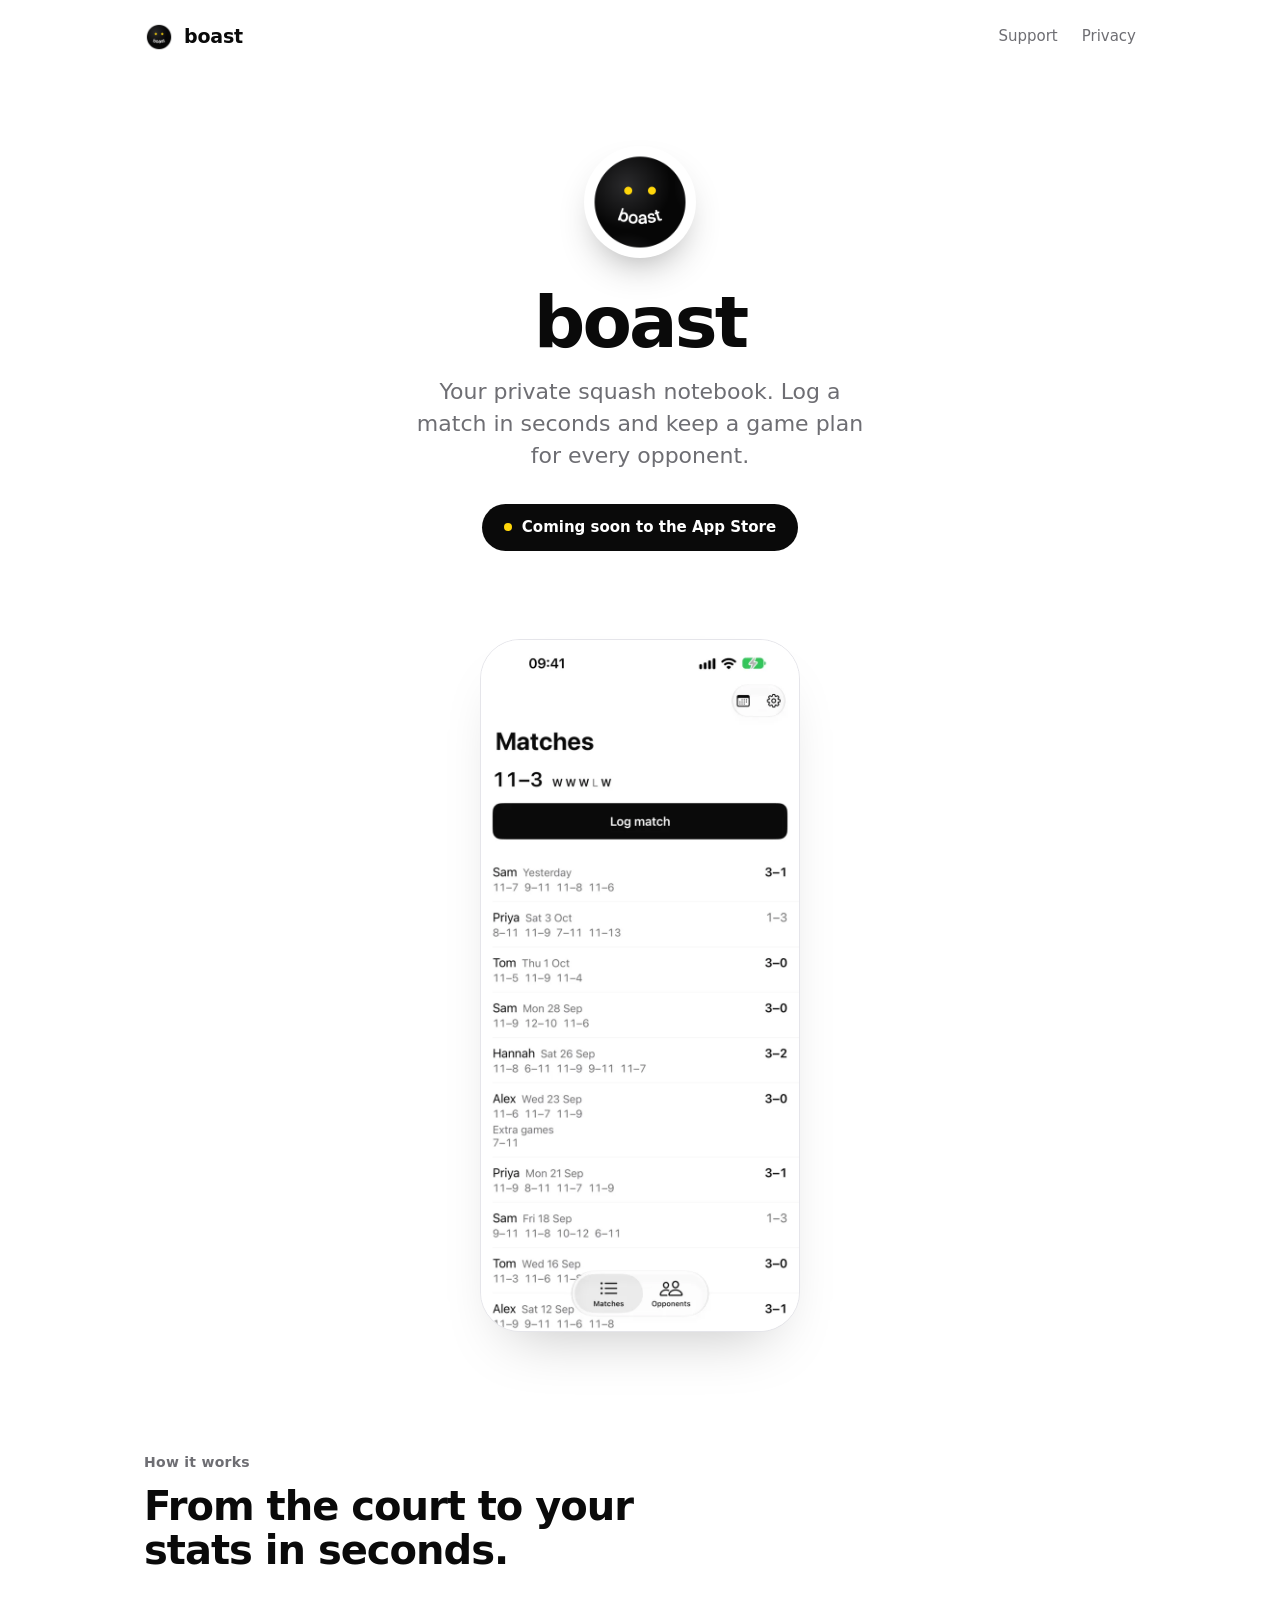
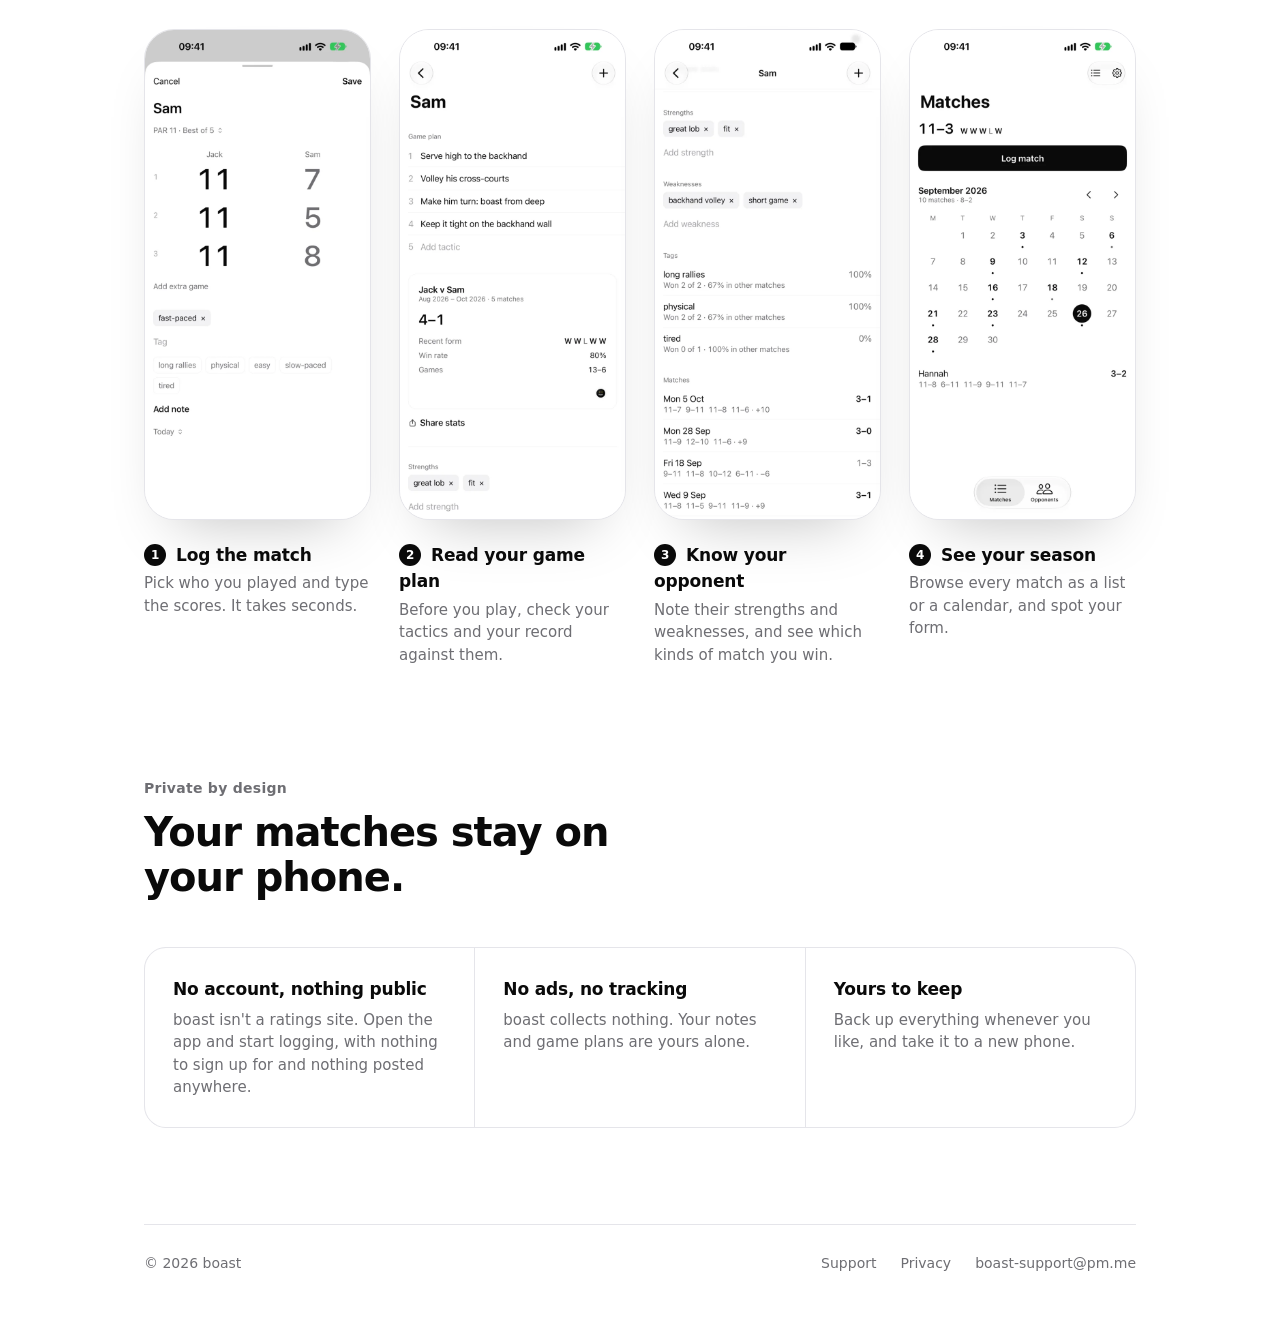
<file: index.html>
<!doctype html>
<html lang="en">
<head>
<meta charset="utf-8">
<meta name="viewport" content="width=device-width, initial-scale=1">
<title>boast · your private squash notebook</title>
<meta name="description" content="Your private squash notebook. Log matches in seconds and keep a game plan for every opponent. No account, no ads, and your data stays on your phone.">
<meta property="og:title" content="boast · your private squash notebook">
<meta property="og:description" content="Your private squash notebook. Log matches in seconds and keep a game plan for every opponent.">
<meta property="og:image" content="https://jack-coutts.github.io/boast-site/apple-touch-icon.png">
<meta name="theme-color" content="#ffffff" media="(prefers-color-scheme: light)">
<meta name="theme-color" content="#000000" media="(prefers-color-scheme: dark)">
<link rel="icon" href="favicon.png">
<link rel="apple-touch-icon" href="apple-touch-icon.png">
<link rel="stylesheet" href="style.css">
</head>
<body>
<div class="wrap">
  <header class="top">
    <a class="brand" href="./"><img src="icon.png" alt="">boast</a>
    <nav class="nav"><a href="support.html">Support</a><a href="privacy.html">Privacy</a></nav>
  </header>

  <main>
    <section class="hero">
      <img class="icon" src="icon.png" alt="The boast icon: a squash ball with two yellow dots for eyes and a smile that reads boast">
      <h1>boast</h1>
      <p class="lede">Your private squash notebook. Log a match in seconds and keep a game plan for every opponent.</p>
      <span class="badge"><span class="dot"></span>Coming soon to the App Store</span>
    </section>

    <div class="phones">
      <img class="phone" src="img/1-matches.webp" alt="The Matches screen: an 11–3 record, recent form, and a list of matches" width="660" height="1434">
    </div>

    <section class="section" id="how">
      <p class="eyebrow">How it works</p>
      <h2>From the court to your stats in seconds.</h2>
      <ol class="steps">
        <li>
          <img class="phone" src="img/2-log-match.webp" alt="Logging a match: three games typed as 11–7, 11–5, 11–8 against Sam" width="660" height="1434" loading="lazy">
          <h3>Log the match</h3>
          <p>Pick who you played and type the scores. It takes seconds.</p>
        </li>
        <li>
          <img class="phone" src="img/3-game-plan-and-record.webp" alt="Sam's page: a four-line game plan above a head-to-head card showing 4–1" width="660" height="1434" loading="lazy">
          <h3>Read your game plan</h3>
          <p>Before you play, check your tactics and your record against them.</p>
        </li>
        <li>
          <img class="phone" src="img/6-scouting.webp" alt="Sam's strengths and weaknesses, and how often you win matches tagged long rallies or physical" width="660" height="1434" loading="lazy">
          <h3>Know your opponent</h3>
          <p>Note their strengths and weaknesses, and see which kinds of match you win.</p>
        </li>
        <li>
          <img class="phone" src="img/5-calendar.webp" alt="A month calendar with dots on the days matches were played" width="660" height="1434" loading="lazy">
          <h3>See your season</h3>
          <p>Browse every match as a list or a calendar, and spot your form.</p>
        </li>
      </ol>
    </section>

    <section class="section">
      <p class="eyebrow">Private by design</p>
      <h2>Your matches stay on your phone.</h2>
      <div class="points">
        <div><h3>No account, nothing public</h3><p>boast isn't a ratings site. Open the app and start logging, with nothing to sign up for and nothing posted anywhere.</p></div>
        <div><h3>No ads, no tracking</h3><p>boast collects nothing. Your notes and game plans are yours alone.</p></div>
        <div><h3>Yours to keep</h3><p>Back up everything whenever you like, and take it to a new phone.</p></div>
      </div>
    </section>
  </main>

  <footer class="foot">
    <span>© 2026 boast</span>
    <nav><a href="support.html">Support</a><a href="privacy.html">Privacy</a><a href="mailto:boast-support@pm.me">boast-support@pm.me</a></nav>
  </footer>
</div>
</body>
</html>
</file>
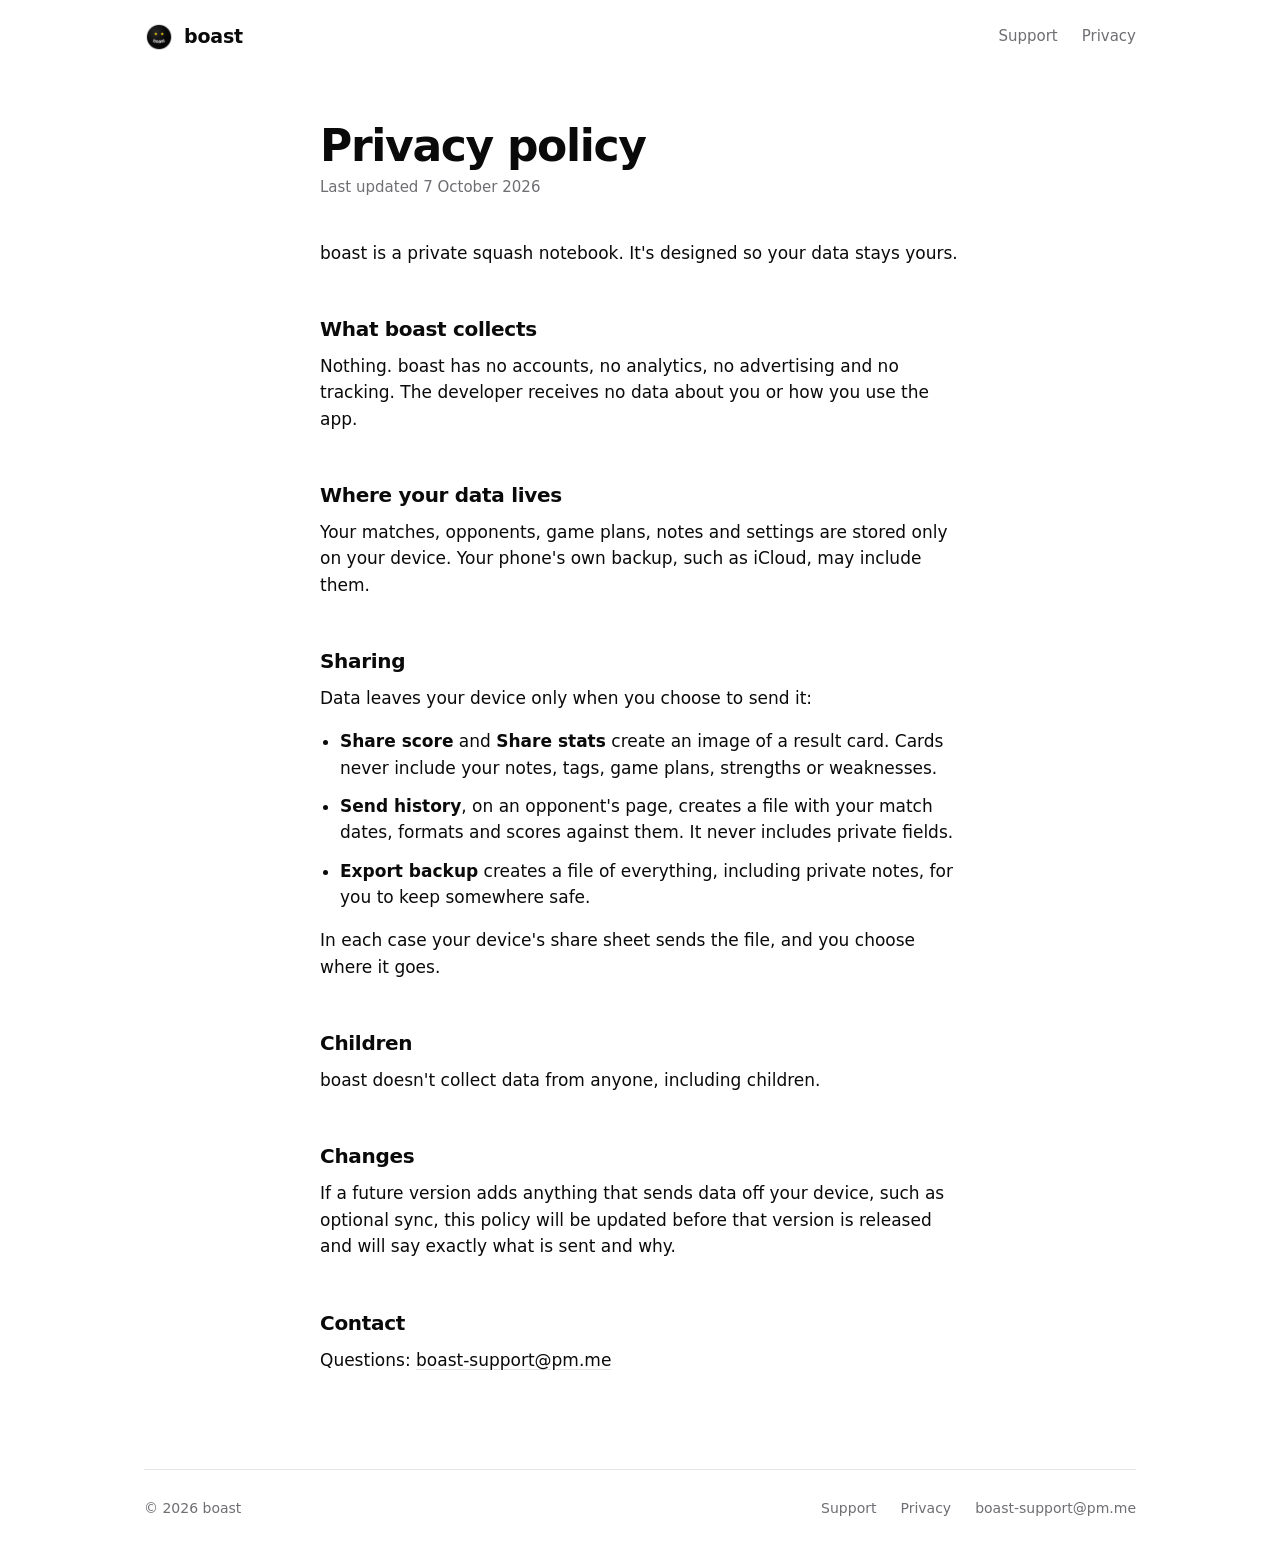
<file: privacy.html>
<!doctype html>
<html lang="en">
<head>
<meta charset="utf-8">
<meta name="viewport" content="width=device-width, initial-scale=1">
<title>boast · Privacy policy</title>
<meta name="theme-color" content="#ffffff" media="(prefers-color-scheme: light)">
<meta name="theme-color" content="#000000" media="(prefers-color-scheme: dark)">
<link rel="icon" href="favicon.png">
<link rel="apple-touch-icon" href="apple-touch-icon.png">
<link rel="stylesheet" href="style.css">
</head>
<body>
<div class="wrap">
  <header class="top">
    <a class="brand" href="./"><img src="icon.png" alt="">boast</a>
    <nav class="nav"><a href="support.html">Support</a><a href="privacy.html">Privacy</a></nav>
  </header>

  <main class="doc">
    <h1>Privacy policy</h1>
    <p class="meta">Last updated 7 October 2026</p>
    
    <p>boast is a private squash notebook. It's designed so your data stays yours.</p>
    
    <h2>What boast collects</h2>
    <p>Nothing. boast has no accounts, no analytics, no advertising and no tracking. The developer receives no data about you or how you use the app.</p>
    
    <h2>Where your data lives</h2>
    <p>Your matches, opponents, game plans, notes and settings are stored only on your device. Your phone's own backup, such as iCloud, may include them.</p>
    
    <h2>Sharing</h2>
    <p>Data leaves your device only when you choose to send it:</p>
    <ul>
    <li><strong>Share score</strong> and <strong>Share stats</strong> create an image of a result card. Cards never include your notes, tags, game plans, strengths or weaknesses.</li>
    <li><strong>Send history</strong>, on an opponent's page, creates a file with your match dates, formats and scores against them. It never includes private fields.</li>
    <li><strong>Export backup</strong> creates a file of everything, including private notes, for you to keep somewhere safe.</li>
    </ul>
    <p>In each case your device's share sheet sends the file, and you choose where it goes.</p>
    
    <h2>Children</h2>
    <p>boast doesn't collect data from anyone, including children.</p>
    
    <h2>Changes</h2>
    <p>If a future version adds anything that sends data off your device, such as optional sync, this policy will be updated before that version is released and will say exactly what is sent and why.</p>
    
    <h2>Contact</h2>
    <p>Questions: <a href="mailto:boast-support@pm.me">boast-support@pm.me</a></p>
  </main>

  <footer class="foot">
    <span>© 2026 boast</span>
    <nav><a href="support.html">Support</a><a href="privacy.html">Privacy</a><a href="mailto:boast-support@pm.me">boast-support@pm.me</a></nav>
  </footer>
</div>
</body>
</html>
</file>
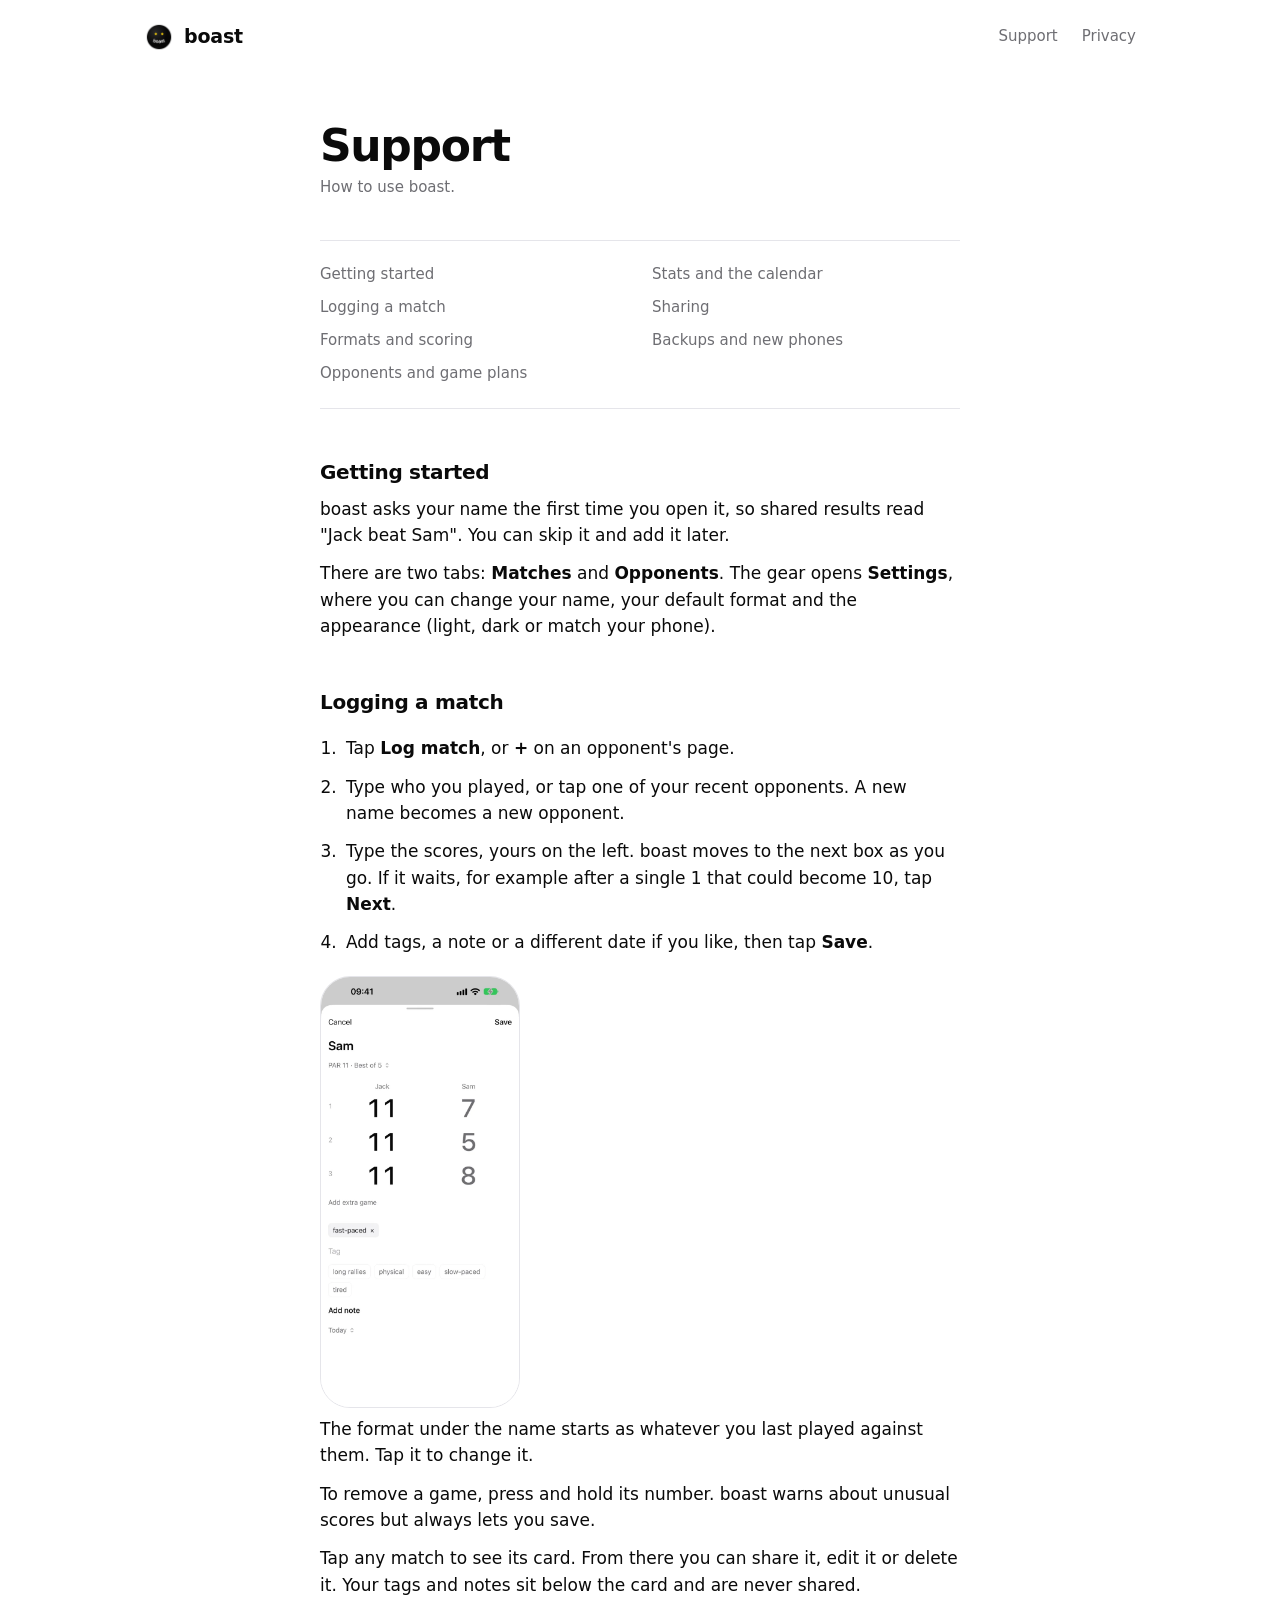
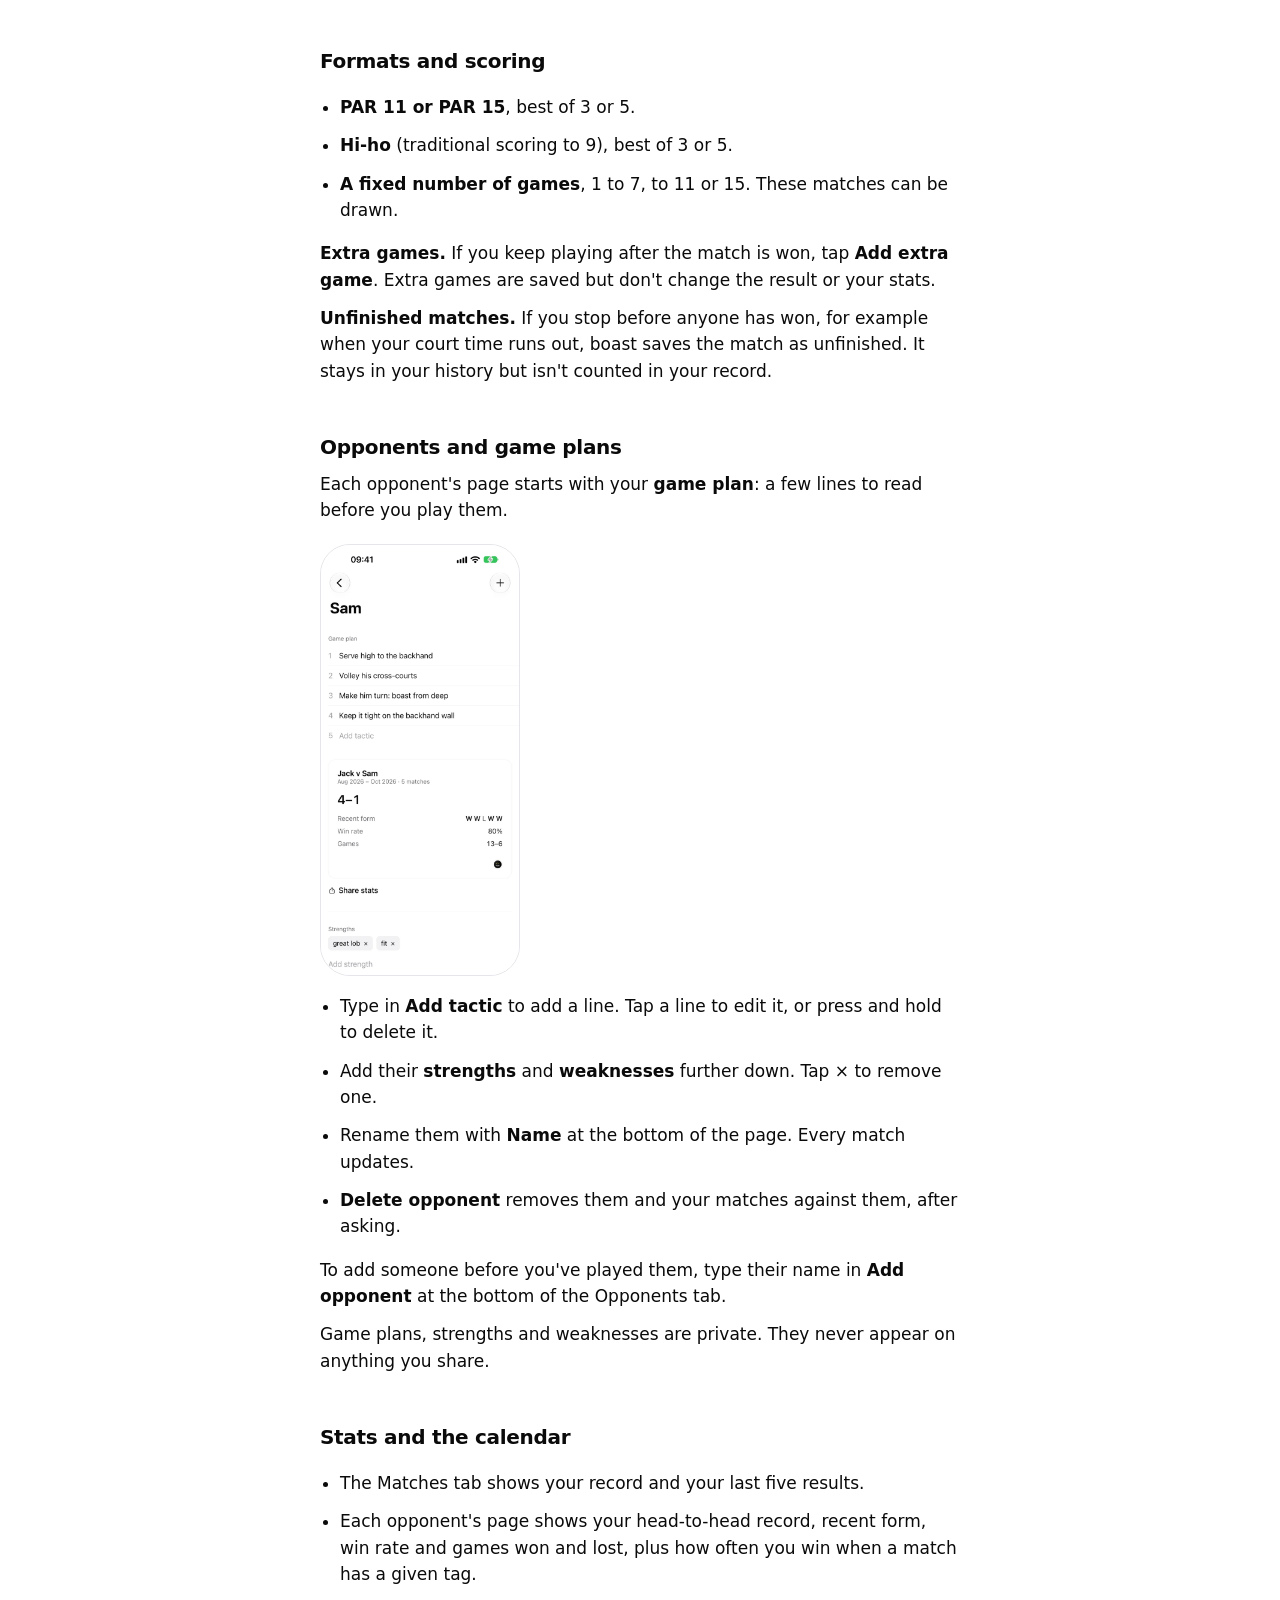
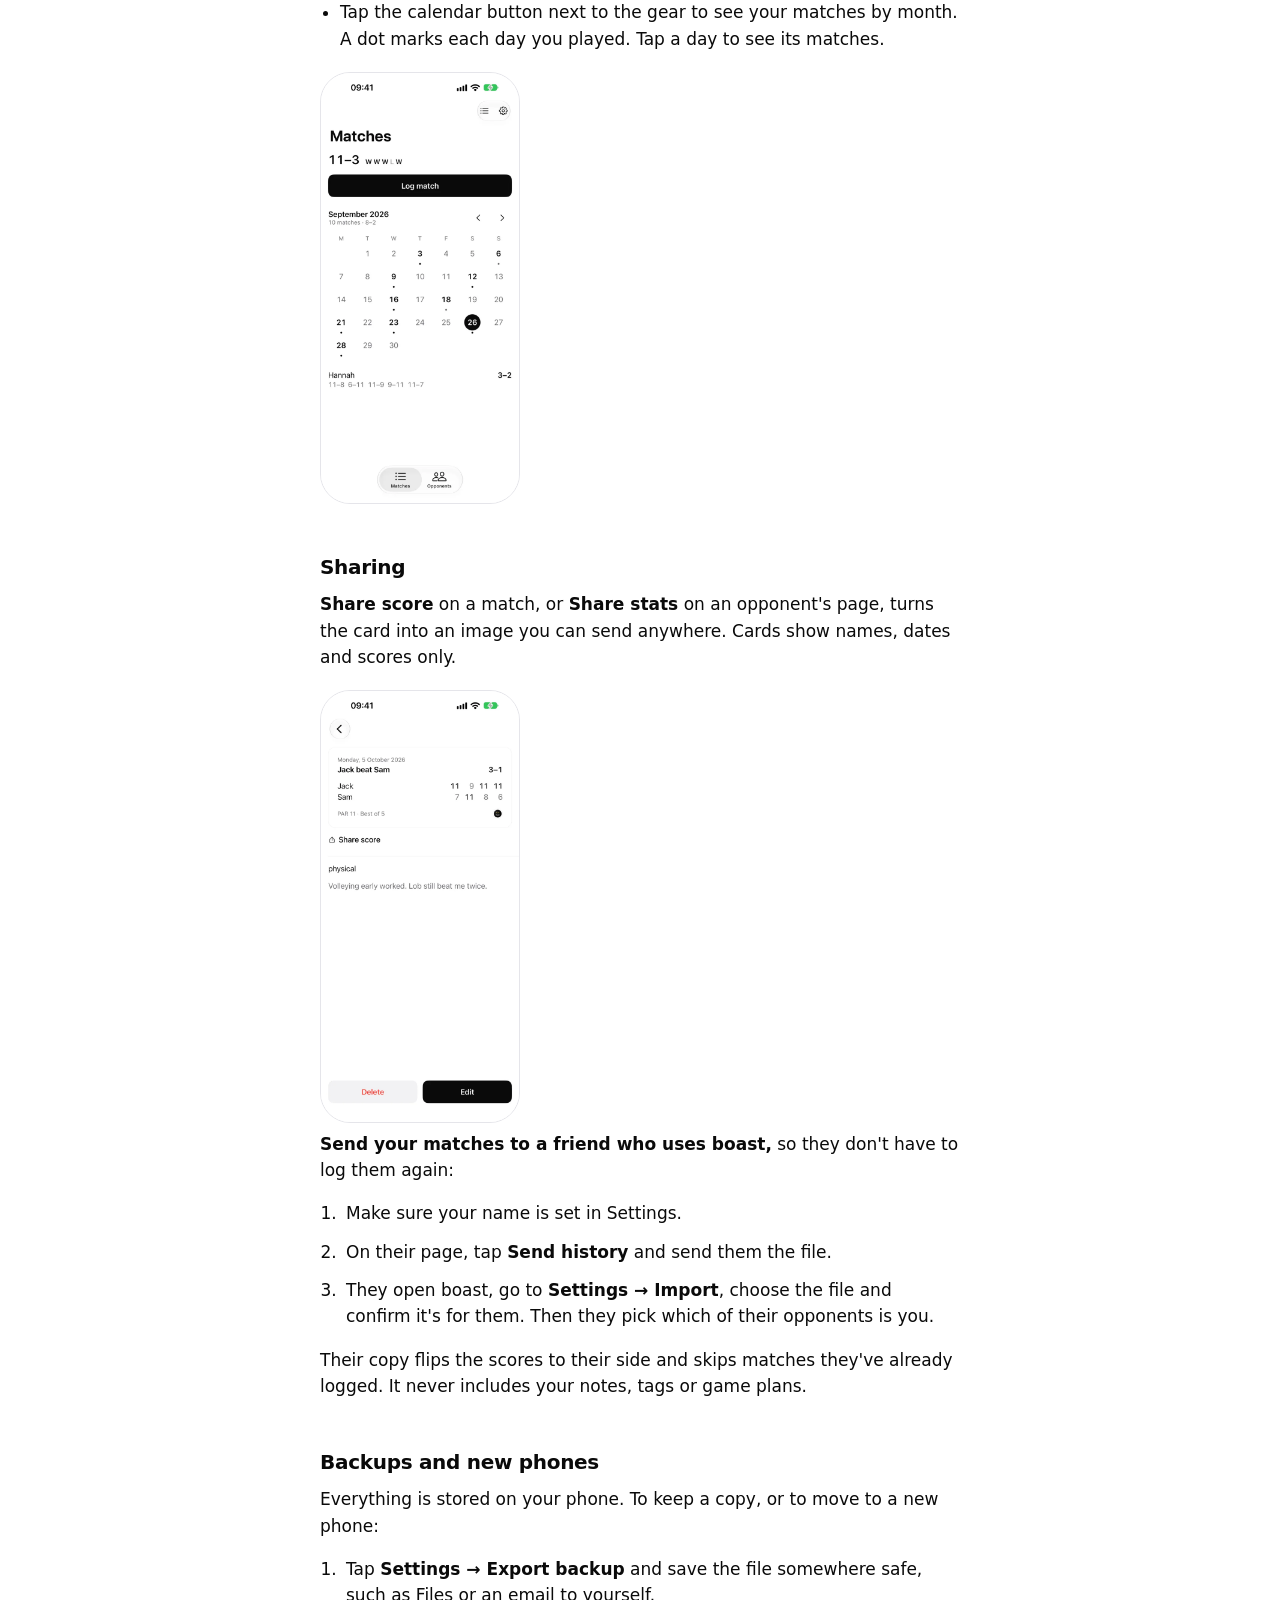
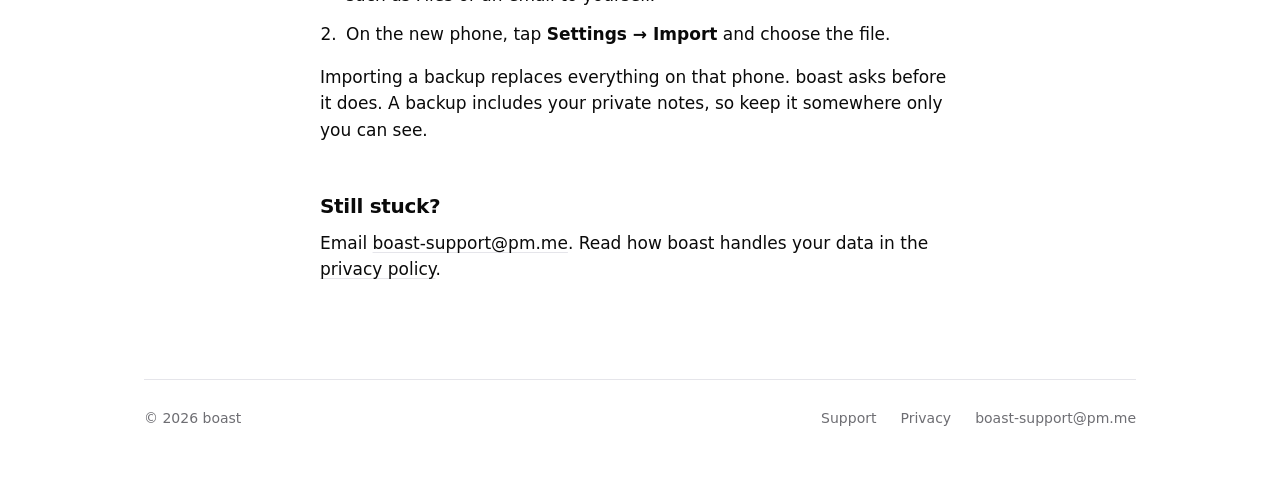
<file: support.html>
<!doctype html>
<html lang="en">
<head>
<meta charset="utf-8">
<meta name="viewport" content="width=device-width, initial-scale=1">
<title>boast · Support</title>
<meta name="theme-color" content="#ffffff" media="(prefers-color-scheme: light)">
<meta name="theme-color" content="#000000" media="(prefers-color-scheme: dark)">
<link rel="icon" href="favicon.png">
<link rel="apple-touch-icon" href="apple-touch-icon.png">
<link rel="stylesheet" href="style.css">
</head>
<body>
<div class="wrap">
  <header class="top">
    <a class="brand" href="./"><img src="icon.png" alt="">boast</a>
    <nav class="nav"><a href="support.html">Support</a><a href="privacy.html">Privacy</a></nav>
  </header>

  <main class="doc">
    <h1>Support</h1>
    <p class="meta">How to use boast.</p>

    <nav class="toc" aria-label="On this page">
      <a href="#start">Getting started</a>
      <a href="#log">Logging a match</a>
      <a href="#scoring">Formats and scoring</a>
      <a href="#opponents">Opponents and game plans</a>
      <a href="#stats">Stats and the calendar</a>
      <a href="#sharing">Sharing</a>
      <a href="#backup">Backups and new phones</a>
    </nav>

    <h2 id="start">Getting started</h2>
    <p>boast asks your name the first time you open it, so shared results read "Jack beat Sam". You can skip it and add it later.</p>
    <p>There are two tabs: <strong>Matches</strong> and <strong>Opponents</strong>. The gear opens <strong>Settings</strong>, where you can change your name, your default format and the appearance (light, dark or match your phone).</p>

    <h2 id="log">Logging a match</h2>
    <ol>
      <li>Tap <strong>Log match</strong>, or <strong>+</strong> on an opponent's page.</li>
      <li>Type who you played, or tap one of your recent opponents. A new name becomes a new opponent.</li>
      <li>Type the scores, yours on the left. boast moves to the next box as you go. If it waits, for example after a single 1 that could become 10, tap <strong>Next</strong>.</li>
      <li>Add tags, a note or a different date if you like, then tap <strong>Save</strong>.</li>
    </ol>
    <div class="figure"><img class="phone" src="img/2-log-match.webp" alt="Logging a match with three typed games" width="660" height="1434" loading="lazy"></div>
    <p>The format under the name starts as whatever you last played against them. Tap it to change it.</p>
    <p>To remove a game, press and hold its number. boast warns about unusual scores but always lets you save.</p>
    <p>Tap any match to see its card. From there you can share it, edit it or delete it. Your tags and notes sit below the card and are never shared.</p>

    <h2 id="scoring">Formats and scoring</h2>
    <ul>
      <li><strong>PAR 11 or PAR 15</strong>, best of 3 or 5.</li>
      <li><strong>Hi-ho</strong> (traditional scoring to 9), best of 3 or 5.</li>
      <li><strong>A fixed number of games</strong>, 1 to 7, to 11 or 15. These matches can be drawn.</li>
    </ul>
    <p><strong>Extra games.</strong> If you keep playing after the match is won, tap <strong>Add extra game</strong>. Extra games are saved but don't change the result or your stats.</p>
    <p><strong>Unfinished matches.</strong> If you stop before anyone has won, for example when your court time runs out, boast saves the match as unfinished. It stays in your history but isn't counted in your record.</p>

    <h2 id="opponents">Opponents and game plans</h2>
    <p>Each opponent's page starts with your <strong>game plan</strong>: a few lines to read before you play them.</p>
    <div class="figure"><img class="phone" src="img/3-game-plan-and-record.webp" alt="An opponent's game plan above the head-to-head card" width="660" height="1434" loading="lazy"></div>
    <ul>
      <li>Type in <strong>Add tactic</strong> to add a line. Tap a line to edit it, or press and hold to delete it.</li>
      <li>Add their <strong>strengths</strong> and <strong>weaknesses</strong> further down. Tap × to remove one.</li>
      <li>Rename them with <strong>Name</strong> at the bottom of the page. Every match updates.</li>
      <li><strong>Delete opponent</strong> removes them and your matches against them, after asking.</li>
    </ul>
    <p>To add someone before you've played them, type their name in <strong>Add opponent</strong> at the bottom of the Opponents tab.</p>
    <p>Game plans, strengths and weaknesses are private. They never appear on anything you share.</p>

    <h2 id="stats">Stats and the calendar</h2>
    <ul>
      <li>The Matches tab shows your record and your last five results.</li>
      <li>Each opponent's page shows your head-to-head record, recent form, win rate and games won and lost, plus how often you win when a match has a given tag.</li>
      <li>Tap the calendar button next to the gear to see your matches by month. A dot marks each day you played. Tap a day to see its matches.</li>
    </ul>
    <div class="figure"><img class="phone" src="img/5-calendar.webp" alt="The calendar with dots on match days" width="660" height="1434" loading="lazy"></div>

    <h2 id="sharing">Sharing</h2>
    <p><strong>Share score</strong> on a match, or <strong>Share stats</strong> on an opponent's page, turns the card into an image you can send anywhere. Cards show names, dates and scores only.</p>
    <div class="figure"><img class="phone" src="img/4-match-card.webp" alt="A match card with a Share score button" width="660" height="1434" loading="lazy"></div>
    <p><strong>Send your matches to a friend who uses boast,</strong> so they don't have to log them again:</p>
    <ol>
      <li>Make sure your name is set in Settings.</li>
      <li>On their page, tap <strong>Send history</strong> and send them the file.</li>
      <li>They open boast, go to <strong>Settings → Import</strong>, choose the file and confirm it's for them. Then they pick which of their opponents is you.</li>
    </ol>
    <p>Their copy flips the scores to their side and skips matches they've already logged. It never includes your notes, tags or game plans.</p>

    <h2 id="backup">Backups and new phones</h2>
    <p>Everything is stored on your phone. To keep a copy, or to move to a new phone:</p>
    <ol>
      <li>Tap <strong>Settings → Export backup</strong> and save the file somewhere safe, such as Files or an email to yourself.</li>
      <li>On the new phone, tap <strong>Settings → Import</strong> and choose the file.</li>
    </ol>
    <p>Importing a backup replaces everything on that phone. boast asks before it does. A backup includes your private notes, so keep it somewhere only you can see.</p>

    <h2>Still stuck?</h2>
    <p>Email <a href="mailto:boast-support@pm.me">boast-support@pm.me</a>. Read how boast handles your data in the <a href="privacy.html">privacy policy</a>.</p>
  </main>

  <footer class="foot">
    <span>© 2026 boast</span>
    <nav><a href="support.html">Support</a><a href="privacy.html">Privacy</a><a href="mailto:boast-support@pm.me">boast-support@pm.me</a></nav>
  </footer>
</div>
</body>
</html>
</file>
<file: style.css>
:root {
  color-scheme: light dark;
  --text: #0a0a0a;
  --secondary: #6e6e73;
  --tertiary: #a1a1a6;
  --bg: #fff;
  --surface: #f5f5f7;
  --hairline: #e5e5ea;
  --ball: #ffd60a;
  --frame-shadow: 0 30px 60px -30px rgba(0, 0, 0, 0.25);
}
@media (prefers-color-scheme: dark) {
  :root {
    --text: #f5f5f7;
    --secondary: #8e8e93;
    --tertiary: #5a5a5e;
    --bg: #000;
    --surface: #111113;
    --hairline: #2c2c2e;
    --frame-shadow: 0 30px 60px -30px rgba(0, 0, 0, 0.9);
  }
}

* { box-sizing: border-box; }
html { -webkit-text-size-adjust: 100%; }
body {
  margin: 0;
  background: var(--bg);
  color: var(--text);
  font: 17px/1.55 -apple-system, BlinkMacSystemFont, "SF Pro Text", system-ui, sans-serif;
  -webkit-font-smoothing: antialiased;
}
a { color: inherit; text-decoration: none; }
img { display: block; max-width: 100%; height: auto; }

.wrap { max-width: 1040px; margin: 0 auto; padding: 0 24px; }
.narrow { max-width: 640px; }

/* Header and footer, shared by every page */
.top { display: flex; align-items: center; justify-content: space-between; padding: 22px 0; }
.brand { display: flex; align-items: center; gap: 10px; font-weight: 600; font-size: 19px; letter-spacing: -0.01em; }
.brand img { width: 30px; height: 30px; border-radius: 50%; }
.nav { display: flex; gap: 24px; font-size: 15px; color: var(--secondary); }
.nav a:hover, .foot a:hover { color: var(--text); }
.foot { border-top: 1px solid var(--hairline); margin-top: 96px; padding: 28px 0 48px; display: flex; flex-wrap: wrap; gap: 12px 28px; justify-content: space-between; font-size: 14px; color: var(--secondary); }
.foot nav { display: flex; gap: 24px; }

/* Home */
.hero { text-align: center; padding: 72px 0 24px; }
.hero .icon { width: 112px; height: 112px; margin: 0 auto 28px; border-radius: 50%; box-shadow: 0 18px 40px -18px rgba(0, 0, 0, 0.45); }
.hero h1 { font-size: clamp(44px, 8vw, 72px); line-height: 1; letter-spacing: -0.04em; margin: 0; font-weight: 700; }
.hero .lede { font-size: clamp(19px, 2.4vw, 22px); line-height: 1.45; color: var(--secondary); max-width: 34ch; margin: 18px auto 0; }
.badge { display: inline-flex; align-items: center; gap: 10px; margin-top: 32px; padding: 12px 22px; border-radius: 999px; background: var(--text); color: var(--bg); font-size: 15px; font-weight: 600; }
.badge .dot { width: 8px; height: 8px; border-radius: 50%; background: var(--ball); }

.phones { display: flex; justify-content: center; padding: 64px 0 8px; }
.phones .phone { width: 320px; }
.phone { border-radius: 40px; overflow: hidden; border: 1px solid var(--hairline); box-shadow: var(--frame-shadow); background: var(--bg); }

.section { padding-top: 112px; }
.eyebrow { font-size: 14px; font-weight: 600; letter-spacing: 0.02em; color: var(--secondary); margin: 0 0 10px; }
.section h2 { font-size: clamp(30px, 4.4vw, 40px); line-height: 1.12; letter-spacing: -0.025em; margin: 0; max-width: 20ch; }

.steps { list-style: none; padding: 0; margin: 56px 0 0; display: grid; grid-template-columns: repeat(4, 1fr); gap: 28px; counter-reset: step; }
.steps li { counter-increment: step; }
.steps .phone { width: 100%; border-radius: 30px; }
.steps h3 { font-size: 17px; margin: 22px 0 4px; letter-spacing: -0.01em; }
.steps h3::before { content: counter(step); display: inline-grid; place-items: center; width: 22px; height: 22px; margin-right: 10px; border-radius: 50%; background: var(--text); color: var(--bg); font-size: 12px; font-weight: 700; vertical-align: 2px; }
.steps p { margin: 0; color: var(--secondary); font-size: 15px; line-height: 1.5; }

.points { display: grid; grid-template-columns: repeat(3, 1fr); gap: 1px; margin-top: 48px; background: var(--hairline); border: 1px solid var(--hairline); border-radius: 22px; overflow: hidden; }
.points div { background: var(--bg); padding: 28px; }
.points h3 { font-size: 17px; margin: 0 0 6px; letter-spacing: -0.01em; }
.points p { margin: 0; color: var(--secondary); font-size: 15px; line-height: 1.5; }

/* Document pages: support and privacy */
.doc { max-width: 640px; margin: 0 auto; padding-top: 48px; }
.doc h1 { font-size: clamp(34px, 5vw, 44px); line-height: 1.1; letter-spacing: -0.03em; margin: 0 0 6px; }
.doc .meta { color: var(--secondary); font-size: 15px; margin: 0 0 40px; }
.doc h2 { font-size: 20px; letter-spacing: -0.015em; margin: 48px 0 8px; }
.doc p, .doc li { margin: 0 0 12px; }
.doc ul { padding-left: 20px; }
.doc a { text-decoration: underline; text-decoration-color: var(--hairline); text-underline-offset: 3px; }
.toc { display: grid; grid-template-columns: repeat(2, 1fr); grid-template-rows: repeat(4, auto); grid-auto-flow: column; gap: 2px 24px; padding: 18px 0; margin: 0 0 8px; border-top: 1px solid var(--hairline); border-bottom: 1px solid var(--hairline); font-size: 15px; }
.doc .toc a { color: var(--secondary); padding: 4px 0; text-decoration: none; }
.toc a:hover { color: var(--text); }
.doc ol { padding-left: 22px; }
.doc ol li { padding-left: 4px; }
.doc h2 { scroll-margin-top: 24px; }
.doc code { font: 14px ui-monospace, "SF Mono", Menlo, monospace; background: var(--surface); padding: 2px 6px; border-radius: 6px; }
.doc .figure { display: flex; gap: 20px; margin: 20px 0 8px; }
.doc .figure .phone { width: 200px; border-radius: 30px; box-shadow: none; }

@media (max-width: 860px) {
  .steps { grid-template-columns: repeat(2, 1fr); gap: 40px 20px; }
  .points { grid-template-columns: 1fr; }
}
@media (max-width: 620px) {
  .nav { gap: 18px; }
  .phones { padding-top: 48px; }
  .phones .phone { width: 78%; border-radius: 32px; }
  .doc .figure .phone { width: 46%; }
  .toc { grid-template-columns: 1fr; grid-template-rows: none; grid-auto-flow: row; }
}
</file>
